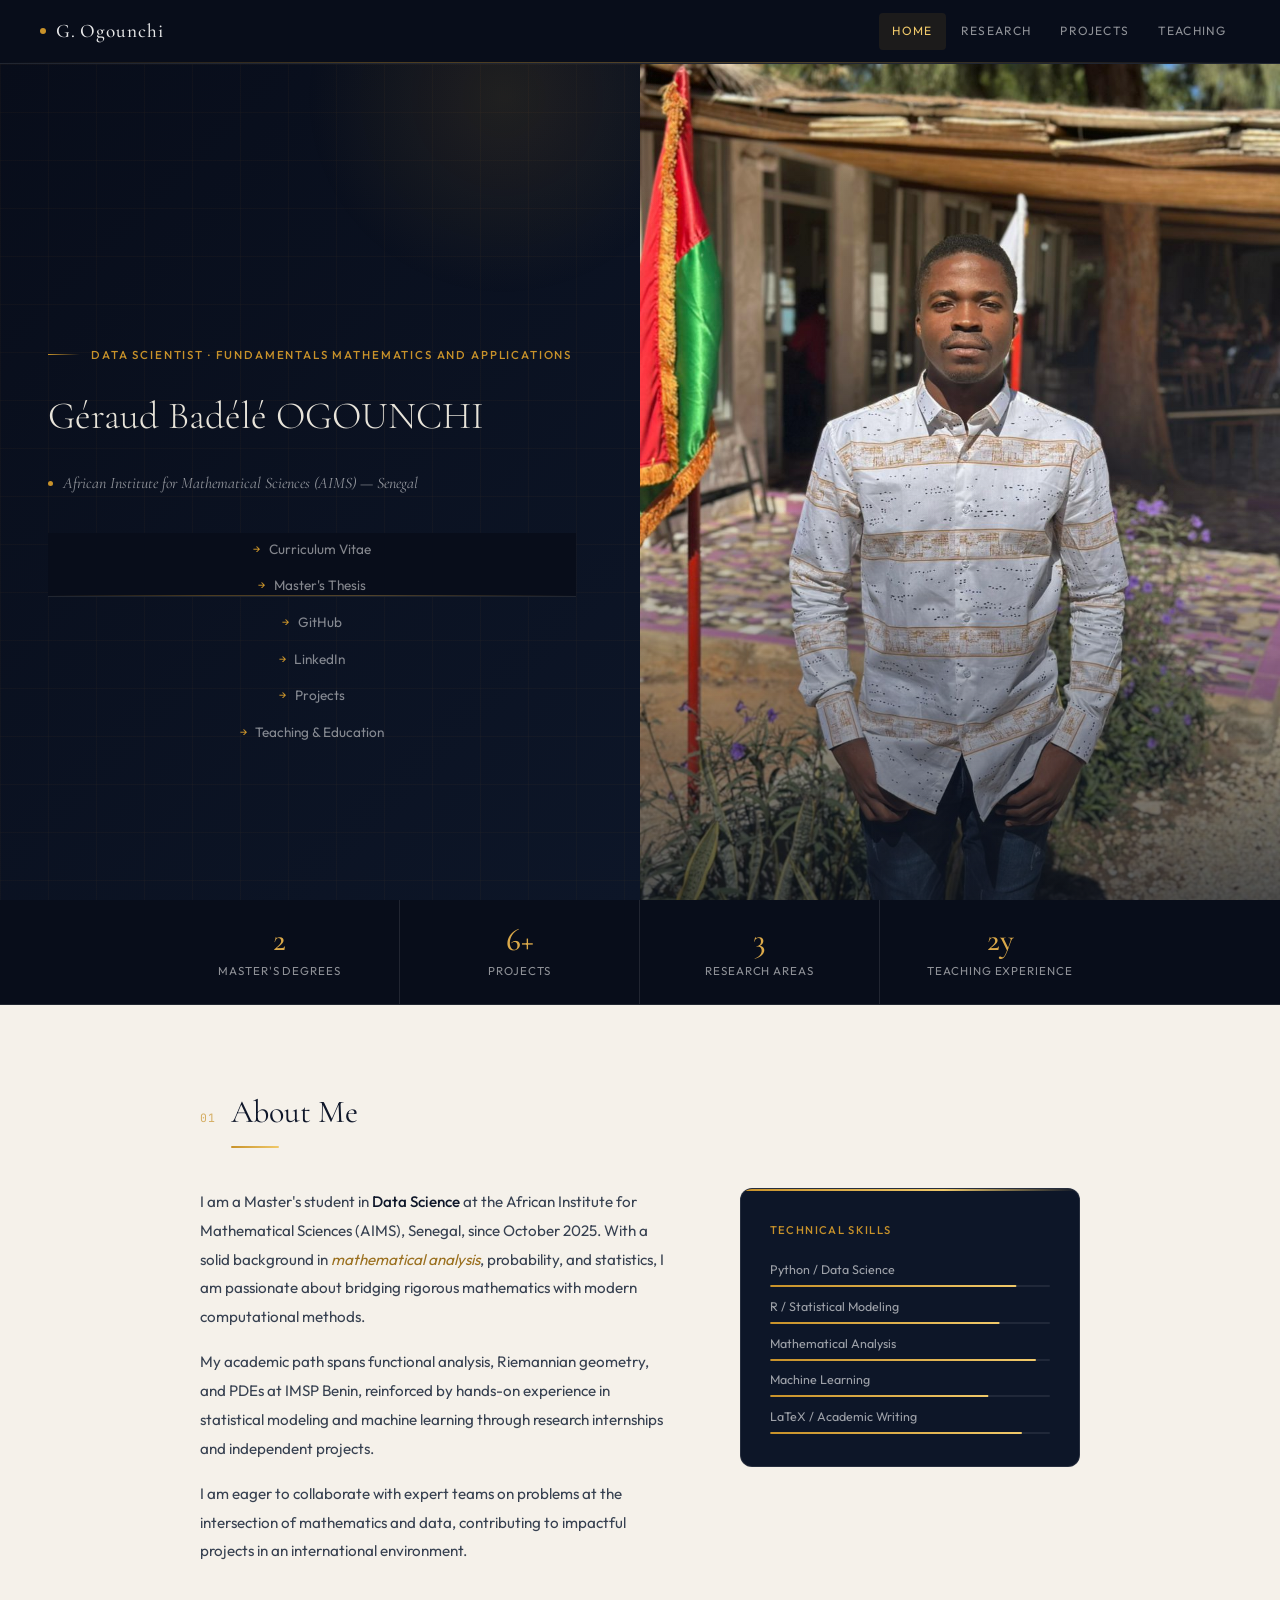
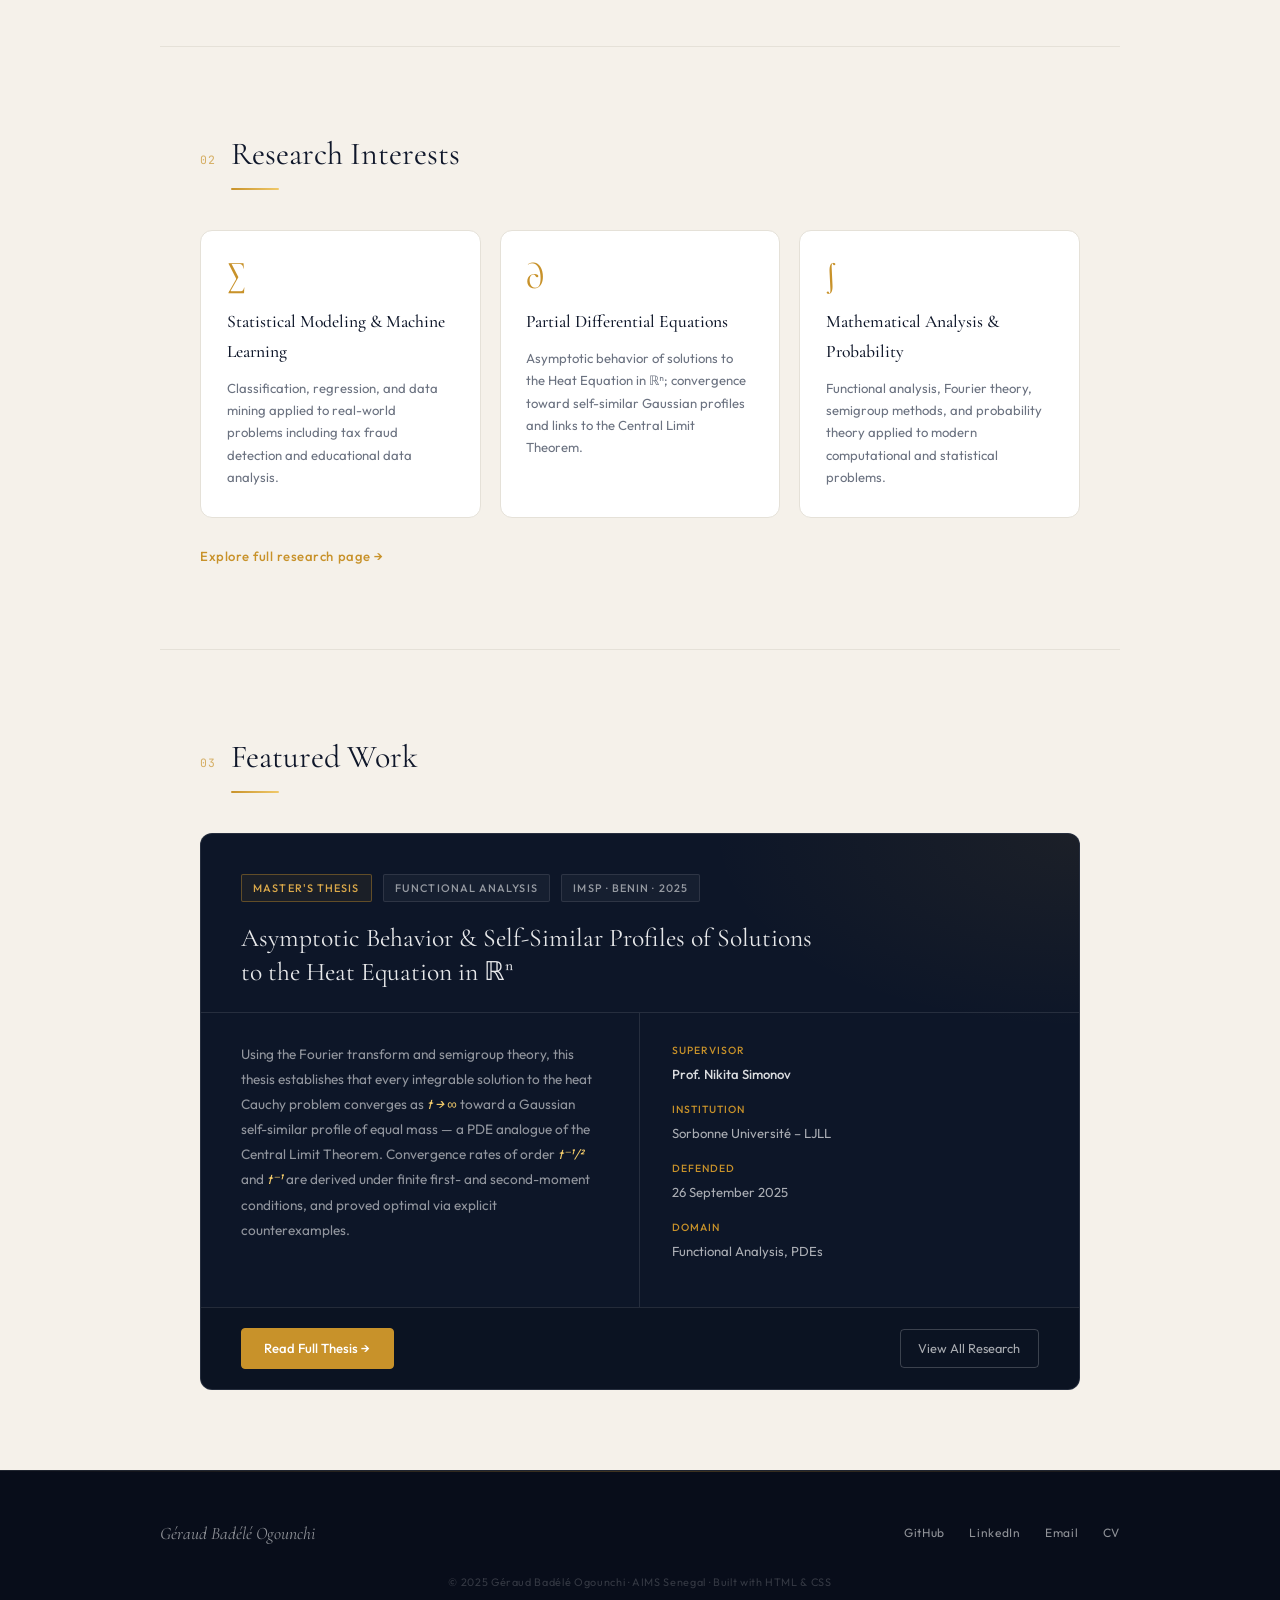
<file: index.html>
<!DOCTYPE html>
<html lang="en">
<head>
<meta charset="UTF-8"/>
<meta name="viewport" content="width=device-width, initial-scale=1.0"/>
<title>Géraud Badélé Ogounchi — Home</title>
<link href="https://fonts.googleapis.com/css2?family=Cormorant+Garamond:ital,wght@0,300;0,400;0,500;0,600;1,300;1,400;1,500&family=Outfit:wght@300;400;500;600&family=JetBrains+Mono:wght@400;500&display=swap" rel="stylesheet"/>
<link rel="stylesheet" href="styles.css"/>
</head>
<body>

<nav>
  <a class="nav-brand" href="index.html">
    <span class="nav-brand-dot"></span>G. Ogounchi
  </a>
  <div class="nav-links">
    <a href="index.html" class="active">Home</a>
    <a href="research.html">Research</a>
    <a href="projects.html">Projects</a>
    <a href="teaching.html">Teaching</a>
  </div>
</nav>

<!-- ─── HERO ─── -->
<section class="home-hero">
  <!-- Left: Text -->
  <div class="home-hero-left">
    <div class="hero-eyebrow">
      <span class="hero-eyebrow-line"></span>
      Data Scientist · Fundamentals Mathematics and Applications
    </div>

    <h1>Géraud Badélé OGOUNCHI</h1>
    

    <p class="hero-institution">
      <span class="hero-institution-dot"></span>
      African Institute for Mathematical Sciences (AIMS) — Senegal
    </p>

    <nav class="hero-links" aria-label="Quick links">
      <a href="CV_Geraud.pdf" target="_blank"><span class="arr">→</span> Curriculum Vitae</a>
      <a href="Master_Thesis_Geraud.pdf" target="_blank"><span class="arr">→</span> Master's Thesis</a>
      <a href="https://github.com/Ogoun09gerbad" target="_blank"><span class="arr">→</span> GitHub</a>
      <a href="https://linkedin.com/in/gerogounchi2000" target="_blank"><span class="arr">→</span> LinkedIn</a>
      <a href="projects.html"><span class="arr">→</span> Projects</a>
      <a href="teaching.html"><span class="arr">→</span> Teaching &amp; Education</a>
    </nav>

    
  </div>

  <!-- Right: Photo -->
  <div class="home-hero-right">
    <div class="hero-ring"></div>
    <div class="hero-photo-frame">
      <img src="photo.jpeg" alt="Géraud Badélé Ogounchi"
           onerror="this.style.opacity='0'">
    </div>
  
  </div>

  
</section>

<!-- ─── STATS ─── -->
<div class="stats-bar">
  <div class="stats-bar-inner">
    <div class="stat-item reveal">
      <span class="stat-num">2</span>
      <span class="stat-label">Master's Degrees</span>
    </div>
    <div class="stat-item reveal reveal-d1">
      <span class="stat-num">6+</span>
      <span class="stat-label">Projects</span>
    </div>
    <div class="stat-item reveal reveal-d2">
      <span class="stat-num">3</span>
      <span class="stat-label">Research Areas</span>
    </div>
    <div class="stat-item reveal reveal-d3">
      <span class="stat-num">2y</span>
      <span class="stat-label">Teaching Experience</span>
    </div>
  </div>
</div>

<main>
<!-- ─── ABOUT ─── -->
<div class="section reveal">
  <div class="section-header">
    <span class="section-num">01</span>
    <h2>About Me</h2>
  </div>
  <div class="about-grid">
    <div class="about-text">
      <p>I am a Master's student in <strong>Data Science</strong> at the African Institute for Mathematical Sciences (AIMS), Senegal, since October 2025. With a solid background in <em>mathematical analysis</em>, probability, and statistics, I am passionate about bridging rigorous mathematics with modern computational methods.</p>
      <p>My academic path spans functional analysis, Riemannian geometry, and PDEs at IMSP Benin, reinforced by hands-on experience in statistical modeling and machine learning through research internships and independent projects.</p>
      <p>I am eager to collaborate with expert teams on problems at the intersection of mathematics and data, contributing to impactful projects in an international environment.</p>
    </div>
    <div class="about-callout reveal reveal-d2">
      <div class="about-callout-title">Technical Skills</div>
      <div class="skills-list">
        <div class="skill-item">
          <div class="skill-label"><span>Python / Data Science</span></div>
          <div class="skill-bar-track"><div class="skill-bar-fill" style="--w:.88" data-width=".88"></div></div>
        </div>
        <div class="skill-item">
          <div class="skill-label"><span>R / Statistical Modeling</span></div>
          <div class="skill-bar-track"><div class="skill-bar-fill" data-width=".82"></div></div>
        </div>
        <div class="skill-item">
          <div class="skill-label"><span>Mathematical Analysis</span></div>
          <div class="skill-bar-track"><div class="skill-bar-fill" data-width=".95"></div></div>
        </div>
        <div class="skill-item">
          <div class="skill-label"><span>Machine Learning</span></div>
          <div class="skill-bar-track"><div class="skill-bar-fill" data-width=".78"></div></div>
        </div>
        <div class="skill-item">
          <div class="skill-label"><span>LaTeX / Academic Writing</span></div>
          <div class="skill-bar-track"><div class="skill-bar-fill" data-width=".90"></div></div>
        </div>
      </div>
    </div>
  </div>
</div>

<hr class="divider"/>

<!-- ─── RESEARCH ─── -->
<div class="section reveal">
  <div class="section-header">
    <span class="section-num">02</span>
    <h2>Research Interests</h2>
  </div>
  <div class="interests-grid">
    <div class="interest-card reveal reveal-d1">
      <span class="interest-icon">∑</span>
      <h3>Statistical Modeling &amp; Machine Learning</h3>
      <p>Classification, regression, and data mining applied to real-world problems including tax fraud detection and educational data analysis.</p>
    </div>
    <div class="interest-card reveal reveal-d2">
      <span class="interest-icon">∂</span>
      <h3>Partial Differential Equations</h3>
      <p>Asymptotic behavior of solutions to the Heat Equation in ℝⁿ; convergence toward self-similar Gaussian profiles and links to the Central Limit Theorem.</p>
    </div>
    <div class="interest-card reveal reveal-d3">
      <span class="interest-icon">∫</span>
      <h3>Mathematical Analysis &amp; Probability</h3>
      <p>Functional analysis, Fourier theory, semigroup methods, and probability theory applied to modern computational and statistical problems.</p>
    </div>
  </div>
  <div style="margin-top:1.5rem;">
    <a class="cta-link" href="research.html">Explore full research page →</a>
  </div>
</div>

<hr class="divider"/>

<!-- ─── THESIS ─── -->
<div class="section reveal">
  <div class="section-header">
    <span class="section-num">03</span>
    <h2>Featured Work</h2>
  </div>
  <div class="thesis-hero-card">
    <div class="thesis-hero-top">
      <div class="thesis-tag-row">
        <span class="tag tag-gold">Master's Thesis</span>
        <span class="tag tag-slate">Functional Analysis</span>
        <span class="tag tag-slate">IMSP · Benin · 2025</span>
      </div>
      <h3 class="thesis-hero-title">Asymptotic Behavior &amp; Self-Similar Profiles of Solutions<br>to the Heat Equation in ℝⁿ</h3>
    </div>
    <div class="thesis-hero-body">
      <div class="thesis-abstract">
        <p>Using the Fourier transform and semigroup theory, this thesis establishes that every integrable solution to the heat Cauchy problem converges as <em>t → ∞</em> toward a Gaussian self-similar profile of equal mass — a PDE analogue of the Central Limit Theorem. Convergence rates of order <em>t⁻¹/²</em> and <em>t⁻¹</em> are derived under finite first- and second-moment conditions, and proved optimal via explicit counterexamples.</p>
      </div>
      <div class="thesis-meta-panel">
        <div class="thesis-meta-row">
          <div class="thesis-meta-key">Supervisor</div>
          <div class="thesis-meta-val"><strong>Prof. Nikita Simonov</strong></div>
        </div>
        <div class="thesis-meta-row">
          <div class="thesis-meta-key">Institution</div>
          <div class="thesis-meta-val">Sorbonne Université – LJLL</div>
        </div>
        <div class="thesis-meta-row">
          <div class="thesis-meta-key">Defended</div>
          <div class="thesis-meta-val">26 September 2025</div>
        </div>
        <div class="thesis-meta-row">
          <div class="thesis-meta-key">Domain</div>
          <div class="thesis-meta-val">Functional Analysis, PDEs</div>
        </div>
      </div>
    </div>
    <div class="thesis-footer">
      <a class="btn-gold" href="Master_Thesis_Geraud.pdf" target="_blank">Read Full Thesis →</a>
      <a class="btn-outline-inv" href="research.html">View All Research</a>
    </div>
  </div>
</div>

</main>

<footer>
  <div class="footer-inner">
    <span class="footer-name">Géraud Badélé Ogounchi</span>
    <div class="footer-links">
      <a href="https://github.com/Ogoom09gerbad" target="_blank">GitHub</a>
      <a href="https://linkedin.com/in/gerogounchi2000" target="_blank">LinkedIn</a>
      <a href="mailto:ogounchi.g.badele@aims-senegal.org">Email</a>
      <a href="CV_Geraud.pdf" target="_blank">CV</a>
    </div>
  </div>
  <p class="footer-copy">© 2025 Géraud Badélé Ogounchi · AIMS Senegal · Built with HTML &amp; CSS</p>
</footer>

<script>
// Scroll reveal
const observer = new IntersectionObserver((entries) => {
  entries.forEach(e => {
    if (e.isIntersecting) {
      e.target.classList.add('visible');
      // Animate skill bars when callout enters view
      e.target.querySelectorAll('.skill-bar-fill').forEach(bar => {
        const w = bar.dataset.width;
        bar.style.transform = `scaleX(${w})`;
        bar.classList.add('animated');
      });
    }
  });
}, { threshold: 0.12 });

document.querySelectorAll('.reveal').forEach(el => observer.observe(el));

// Skill bars in callout
document.querySelectorAll('.about-callout').forEach(el => {
  const io = new IntersectionObserver(entries => {
    entries.forEach(e => {
      if (e.isIntersecting) {
        e.target.querySelectorAll('.skill-bar-fill').forEach(bar => {
          bar.style.transform = `scaleX(${bar.dataset.width})`;
        });
      }
    });
  }, { threshold: 0.3 });
  io.observe(el);
});
</script>
</body>
</html>
</file>
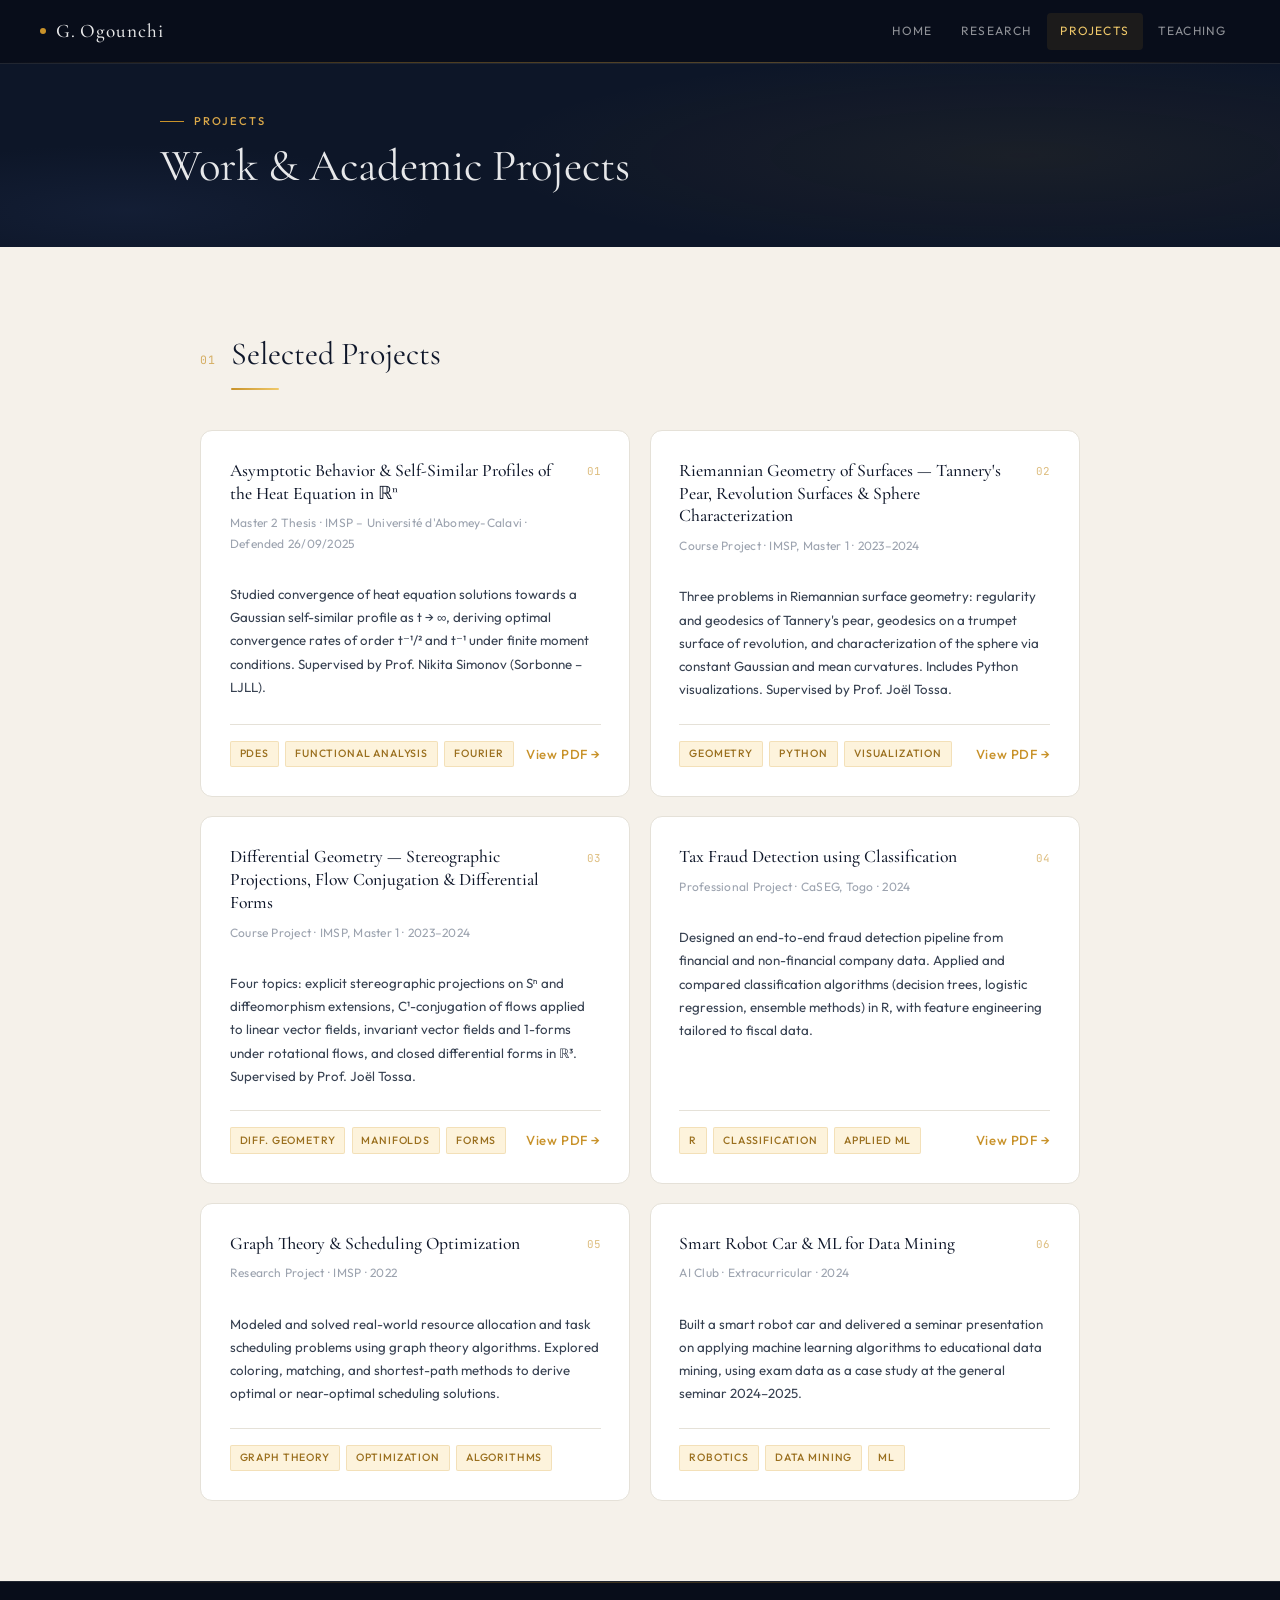
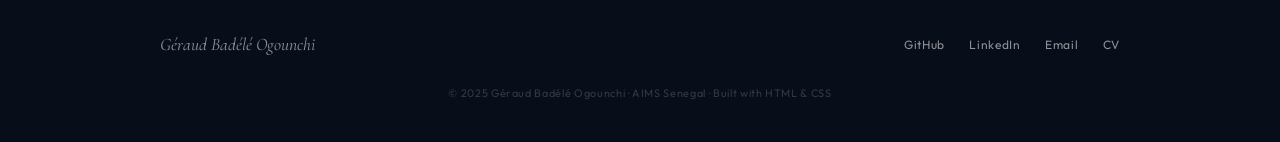
<file: projects.html>
<!DOCTYPE html>
<html lang="en">
<head>
<meta charset="UTF-8"/>
<meta name="viewport" content="width=device-width, initial-scale=1.0"/>
<title>Géraud Badélé Ogounchi — Projects</title>
<link href="https://fonts.googleapis.com/css2?family=Cormorant+Garamond:ital,wght@0,300;0,400;0,500;0,600;1,300;1,400;1,500&family=Outfit:wght@300;400;500;600&family=JetBrains+Mono:wght@400;500&display=swap" rel="stylesheet"/>
<link rel="stylesheet" href="styles.css"/>
</head>
<body>

<nav>
  <a class="nav-brand" href="index.html">
    <span class="nav-brand-dot"></span>G. Ogounchi
  </a>
  <div class="nav-links">
    <a href="index.html">Home</a>
    <a href="research.html">Research</a>
    <a href="projects.html" class="active">Projects</a>
    <a href="teaching.html">Teaching</a>
  </div>
</nav>

<div class="page-hero">
  <div class="page-hero-inner">
    <div class="page-hero-label">Projects</div>
    <h1>Work &amp; Academic Projects</h1>
  </div>
</div>

<main>
<div class="section">
  <div class="section-header reveal">
    <span class="section-num">01</span>
    <h2>Selected Projects</h2>
  </div>

  <div class="projects-grid">

    <div class="project-card reveal reveal-d1">
      <div class="project-card-header">
        <div>
          <div class="project-title">Asymptotic Behavior &amp; Self-Similar Profiles of the Heat Equation in ℝⁿ</div>
          <div class="project-meta">Master 2 Thesis · IMSP – Université d'Abomey-Calavi · Defended 26/09/2025</div>
        </div>
        <span class="project-num">01</span>
      </div>
      <p class="project-desc">Studied convergence of heat equation solutions towards a Gaussian self-similar profile as t → ∞, deriving optimal convergence rates of order t⁻¹/² and t⁻¹ under finite moment conditions. Supervised by Prof. Nikita Simonov (Sorbonne – LJLL).</p>
      <div class="project-footer">
        <div class="project-tags">
          <span class="proj-tag">PDEs</span>
          <span class="proj-tag">Functional Analysis</span>
          <span class="proj-tag">Fourier</span>
        </div>
        <a class="cta-link" href="Master_Thesis_Geraud.pdf" target="_blank">View PDF →</a>
      </div>
    </div>

    <div class="project-card reveal reveal-d2">
      <div class="project-card-header">
        <div>
          <div class="project-title">Riemannian Geometry of Surfaces — Tannery's Pear, Revolution Surfaces &amp; Sphere Characterization</div>
          <div class="project-meta">Course Project · IMSP, Master 1 · 2023–2024</div>
        </div>
        <span class="project-num">02</span>
      </div>
      <p class="project-desc">Three problems in Riemannian surface geometry: regularity and geodesics of Tannery's pear, geodesics on a trumpet surface of revolution, and characterization of the sphere via constant Gaussian and mean curvatures. Includes Python visualizations. Supervised by Prof. Joël Tossa.</p>
      <div class="project-footer">
        <div class="project-tags">
          <span class="proj-tag">Geometry</span>
          <span class="proj-tag">Python</span>
          <span class="proj-tag">Visualization</span>
        </div>
        <a class="cta-link" href="Projet_Geometrie.pdf" target="_blank">View PDF →</a>
      </div>
    </div>

    <div class="project-card reveal reveal-d1">
      <div class="project-card-header">
        <div>
          <div class="project-title">Differential Geometry — Stereographic Projections, Flow Conjugation &amp; Differential Forms</div>
          <div class="project-meta">Course Project · IMSP, Master 1 · 2023–2024</div>
        </div>
        <span class="project-num">03</span>
      </div>
      <p class="project-desc">Four topics: explicit stereographic projections on Sⁿ and diffeomorphism extensions, C¹-conjugation of flows applied to linear vector fields, invariant vector fields and 1-forms under rotational flows, and closed differential forms in ℝ³. Supervised by Prof. Joël Tossa.</p>
      <div class="project-footer">
        <div class="project-tags">
          <span class="proj-tag">Diff. Geometry</span>
          <span class="proj-tag">Manifolds</span>
          <span class="proj-tag">Forms</span>
        </div>
        <a class="cta-link" href="Projet_Geometrie_final.pdf" target="_blank">View PDF →</a>
      </div>
    </div>

    <div class="project-card reveal reveal-d2">
      <div class="project-card-header">
        <div>
          <div class="project-title">Tax Fraud Detection using Classification</div>
          <div class="project-meta">Professional Project · CaSEG, Togo · 2024</div>
        </div>
        <span class="project-num">04</span>
      </div>
      <p class="project-desc">Designed an end-to-end fraud detection pipeline from financial and non-financial company data. Applied and compared classification algorithms (decision trees, logistic regression, ensemble methods) in R, with feature engineering tailored to fiscal data.</p>
      <div class="project-footer">
        <div class="project-tags">
          <span class="proj-tag">R</span>
          <span class="proj-tag">Classification</span>
          <span class="proj-tag">Applied ML</span>
        </div>
        <a class="cta-link" href="Projet_CaSEG.pdf" target="_blank">View PDF →</a>
      </div>
    </div>

    <div class="project-card reveal reveal-d1">
      <div class="project-card-header">
        <div>
          <div class="project-title">Graph Theory &amp; Scheduling Optimization</div>
          <div class="project-meta">Research Project · IMSP · 2022</div>
        </div>
        <span class="project-num">05</span>
      </div>
      <p class="project-desc">Modeled and solved real-world resource allocation and task scheduling problems using graph theory algorithms. Explored coloring, matching, and shortest-path methods to derive optimal or near-optimal scheduling solutions.</p>
      <div class="project-footer">
        <div class="project-tags">
          <span class="proj-tag">Graph Theory</span>
          <span class="proj-tag">Optimization</span>
          <span class="proj-tag">Algorithms</span>
        </div>
      </div>
    </div>

    <div class="project-card reveal reveal-d2">
      <div class="project-card-header">
        <div>
          <div class="project-title">Smart Robot Car &amp; ML for Data Mining</div>
          <div class="project-meta">AI Club · Extracurricular · 2024</div>
        </div>
        <span class="project-num">06</span>
      </div>
      <p class="project-desc">Built a smart robot car and delivered a seminar presentation on applying machine learning algorithms to educational data mining, using exam data as a case study at the general seminar 2024–2025.</p>
      <div class="project-footer">
        <div class="project-tags">
          <span class="proj-tag">Robotics</span>
          <span class="proj-tag">Data Mining</span>
          <span class="proj-tag">ML</span>
        </div>
      </div>
    </div>

  </div>
</div>
</main>

<footer>
  <div class="footer-inner">
    <span class="footer-name">Géraud Badélé Ogounchi</span>
    <div class="footer-links">
      <a href="https://github.com/Ogoom09gerbad" target="_blank">GitHub</a>
      <a href="https://linkedin.com/in/gerogounchi2000" target="_blank">LinkedIn</a>
      <a href="mailto:ogounchi.g.badele@aims-senegal.org">Email</a>
      <a href="CV_Geraud.pdf" target="_blank">CV</a>
    </div>
  </div>
  <p class="footer-copy">© 2025 Géraud Badélé Ogounchi · AIMS Senegal · Built with HTML &amp; CSS</p>
</footer>

<script>
const observer = new IntersectionObserver(e => e.forEach(x => x.isIntersecting && x.target.classList.add('visible')), { threshold: 0.12 });
document.querySelectorAll('.reveal').forEach(el => observer.observe(el));
</script>
</body>
</html>
</file>
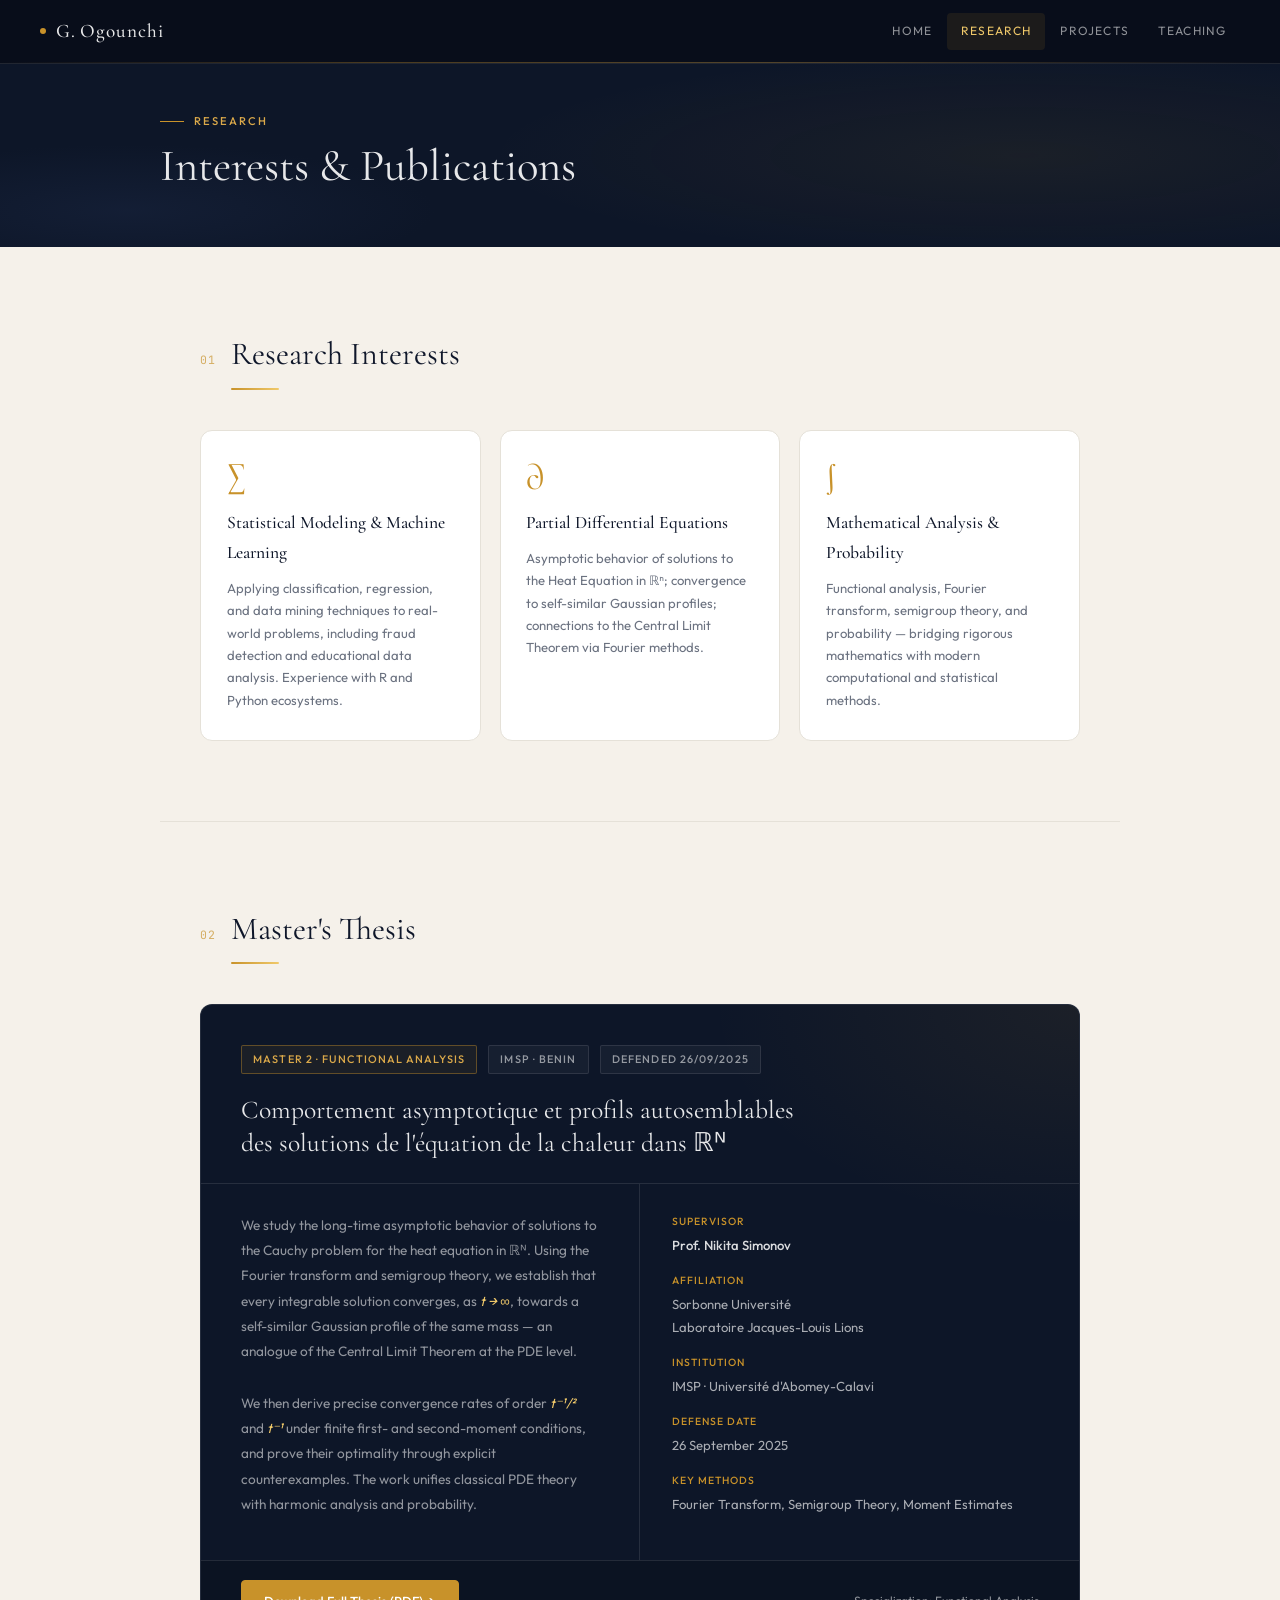
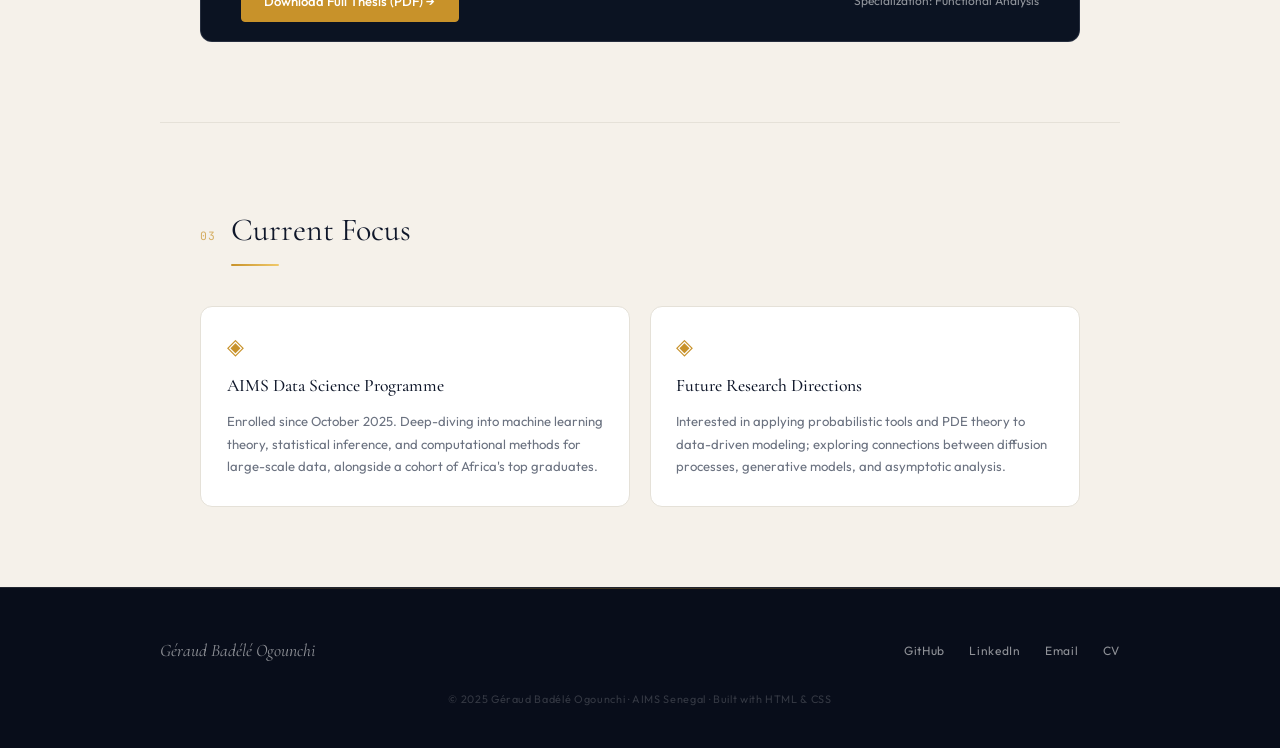
<file: research.html>
<!DOCTYPE html>
<html lang="en">
<head>
<meta charset="UTF-8"/>
<meta name="viewport" content="width=device-width, initial-scale=1.0"/>
<title>Géraud Badélé Ogounchi — Research</title>
<link href="https://fonts.googleapis.com/css2?family=Cormorant+Garamond:ital,wght@0,300;0,400;0,500;0,600;1,300;1,400;1,500&family=Outfit:wght@300;400;500;600&family=JetBrains+Mono:wght@400;500&display=swap" rel="stylesheet"/>
<link rel="stylesheet" href="styles.css"/>
</head>
<body>

<nav>
  <a class="nav-brand" href="index.html">
    <span class="nav-brand-dot"></span>G. Ogounchi
  </a>
  <div class="nav-links">
    <a href="index.html">Home</a>
    <a href="research.html" class="active">Research</a>
    <a href="projects.html">Projects</a>
    <a href="teaching.html">Teaching</a>
  </div>
</nav>

<div class="page-hero">
  <div class="page-hero-inner">
    <div class="page-hero-label">Research</div>
    <h1>Interests &amp; Publications</h1>
  </div>
</div>

<main>

<!-- ─── INTERESTS ─── -->
<div class="section reveal">
  <div class="section-header">
    <span class="section-num">01</span>
    <h2>Research Interests</h2>
  </div>
  <div class="interests-grid">
    <div class="interest-card reveal reveal-d1">
      <span class="interest-icon">∑</span>
      <h3>Statistical Modeling &amp; Machine Learning</h3>
      <p>Applying classification, regression, and data mining techniques to real-world problems, including fraud detection and educational data analysis. Experience with R and Python ecosystems.</p>
    </div>
    <div class="interest-card reveal reveal-d2">
      <span class="interest-icon">∂</span>
      <h3>Partial Differential Equations</h3>
      <p>Asymptotic behavior of solutions to the Heat Equation in ℝⁿ; convergence to self-similar Gaussian profiles; connections to the Central Limit Theorem via Fourier methods.</p>
    </div>
    <div class="interest-card reveal reveal-d3">
      <span class="interest-icon">∫</span>
      <h3>Mathematical Analysis &amp; Probability</h3>
      <p>Functional analysis, Fourier transform, semigroup theory, and probability — bridging rigorous mathematics with modern computational and statistical methods.</p>
    </div>
  </div>
</div>

<hr class="divider"/>

<!-- ─── THESIS ─── -->
<div class="section reveal">
  <div class="section-header">
    <span class="section-num">02</span>
    <h2>Master's Thesis</h2>
  </div>

  <div class="thesis-hero-card">
    <div class="thesis-hero-top">
      <div class="thesis-tag-row">
        <span class="tag tag-gold">Master 2 · Functional Analysis</span>
        <span class="tag tag-slate">IMSP · Benin</span>
        <span class="tag tag-slate">Defended 26/09/2025</span>
      </div>
      <h3 class="thesis-hero-title">
        Comportement asymptotique et profils autosemblables<br>des solutions de l'équation de la chaleur dans ℝᴺ
      </h3>
    </div>
    <div class="thesis-hero-body">
      <div class="thesis-abstract">
        <p>We study the long-time asymptotic behavior of solutions to the Cauchy problem for the heat equation in ℝᴺ. Using the Fourier transform and semigroup theory, we establish that every integrable solution converges, as <em>t → ∞</em>, towards a self-similar Gaussian profile of the same mass — an analogue of the Central Limit Theorem at the PDE level.</p>
        <br>
        <p>We then derive precise convergence rates of order <em>t⁻¹/²</em> and <em>t⁻¹</em> under finite first- and second-moment conditions, and prove their optimality through explicit counterexamples. The work unifies classical PDE theory with harmonic analysis and probability.</p>
      </div>
      <div class="thesis-meta-panel">
        <div class="thesis-meta-row">
          <div class="thesis-meta-key">Supervisor</div>
          <div class="thesis-meta-val"><strong>Prof. Nikita Simonov</strong></div>
        </div>
        <div class="thesis-meta-row">
          <div class="thesis-meta-key">Affiliation</div>
          <div class="thesis-meta-val">Sorbonne Université<br>Laboratoire Jacques-Louis Lions</div>
        </div>
        <div class="thesis-meta-row">
          <div class="thesis-meta-key">Institution</div>
          <div class="thesis-meta-val">IMSP · Université d'Abomey-Calavi</div>
        </div>
        <div class="thesis-meta-row">
          <div class="thesis-meta-key">Defense Date</div>
          <div class="thesis-meta-val">26 September 2025</div>
        </div>
        <div class="thesis-meta-row">
          <div class="thesis-meta-key">Key Methods</div>
          <div class="thesis-meta-val">Fourier Transform, Semigroup Theory, Moment Estimates</div>
        </div>
      </div>
    </div>
    <div class="thesis-footer">
      <a class="btn-gold" href="Master_Thesis_Geraud.pdf" target="_blank">Download Full Thesis (PDF) →</a>
      <span style="font-size:.75rem;color:var(--t-inv-mid);">Specialization: Functional Analysis</span>
    </div>
  </div>
</div>

<hr class="divider"/>

<!-- ─── ONGOING ─── -->
<div class="section reveal">
  <div class="section-header">
    <span class="section-num">03</span>
    <h2>Current Focus</h2>
  </div>
  <div class="interests-grid" style="grid-template-columns:repeat(2,1fr);">
    <div class="interest-card reveal reveal-d1">
      <span class="interest-icon" style="font-size:1.4rem;">◈</span>
      <h3>AIMS Data Science Programme</h3>
      <p>Enrolled since October 2025. Deep-diving into machine learning theory, statistical inference, and computational methods for large-scale data, alongside a cohort of Africa's top graduates.</p>
    </div>
    <div class="interest-card reveal reveal-d2">
      <span class="interest-icon" style="font-size:1.4rem;">◈</span>
      <h3>Future Research Directions</h3>
      <p>Interested in applying probabilistic tools and PDE theory to data-driven modeling; exploring connections between diffusion processes, generative models, and asymptotic analysis.</p>
    </div>
  </div>
</div>

</main>

<footer>
  <div class="footer-inner">
    <span class="footer-name">Géraud Badélé Ogounchi</span>
    <div class="footer-links">
      <a href="https://github.com/Ogoom09gerbad" target="_blank">GitHub</a>
      <a href="https://linkedin.com/in/gerogounchi2000" target="_blank">LinkedIn</a>
      <a href="mailto:ogounchi.g.badele@aims-senegal.org">Email</a>
      <a href="CV_Geraud.pdf" target="_blank">CV</a>
    </div>
  </div>
  <p class="footer-copy">© 2025 Géraud Badélé Ogounchi · AIMS Senegal · Built with HTML &amp; CSS</p>
</footer>

<script>
const observer = new IntersectionObserver(e => e.forEach(x => x.isIntersecting && x.target.classList.add('visible')), { threshold: 0.12 });
document.querySelectorAll('.reveal').forEach(el => observer.observe(el));
</script>
</body>
</html>
</file>
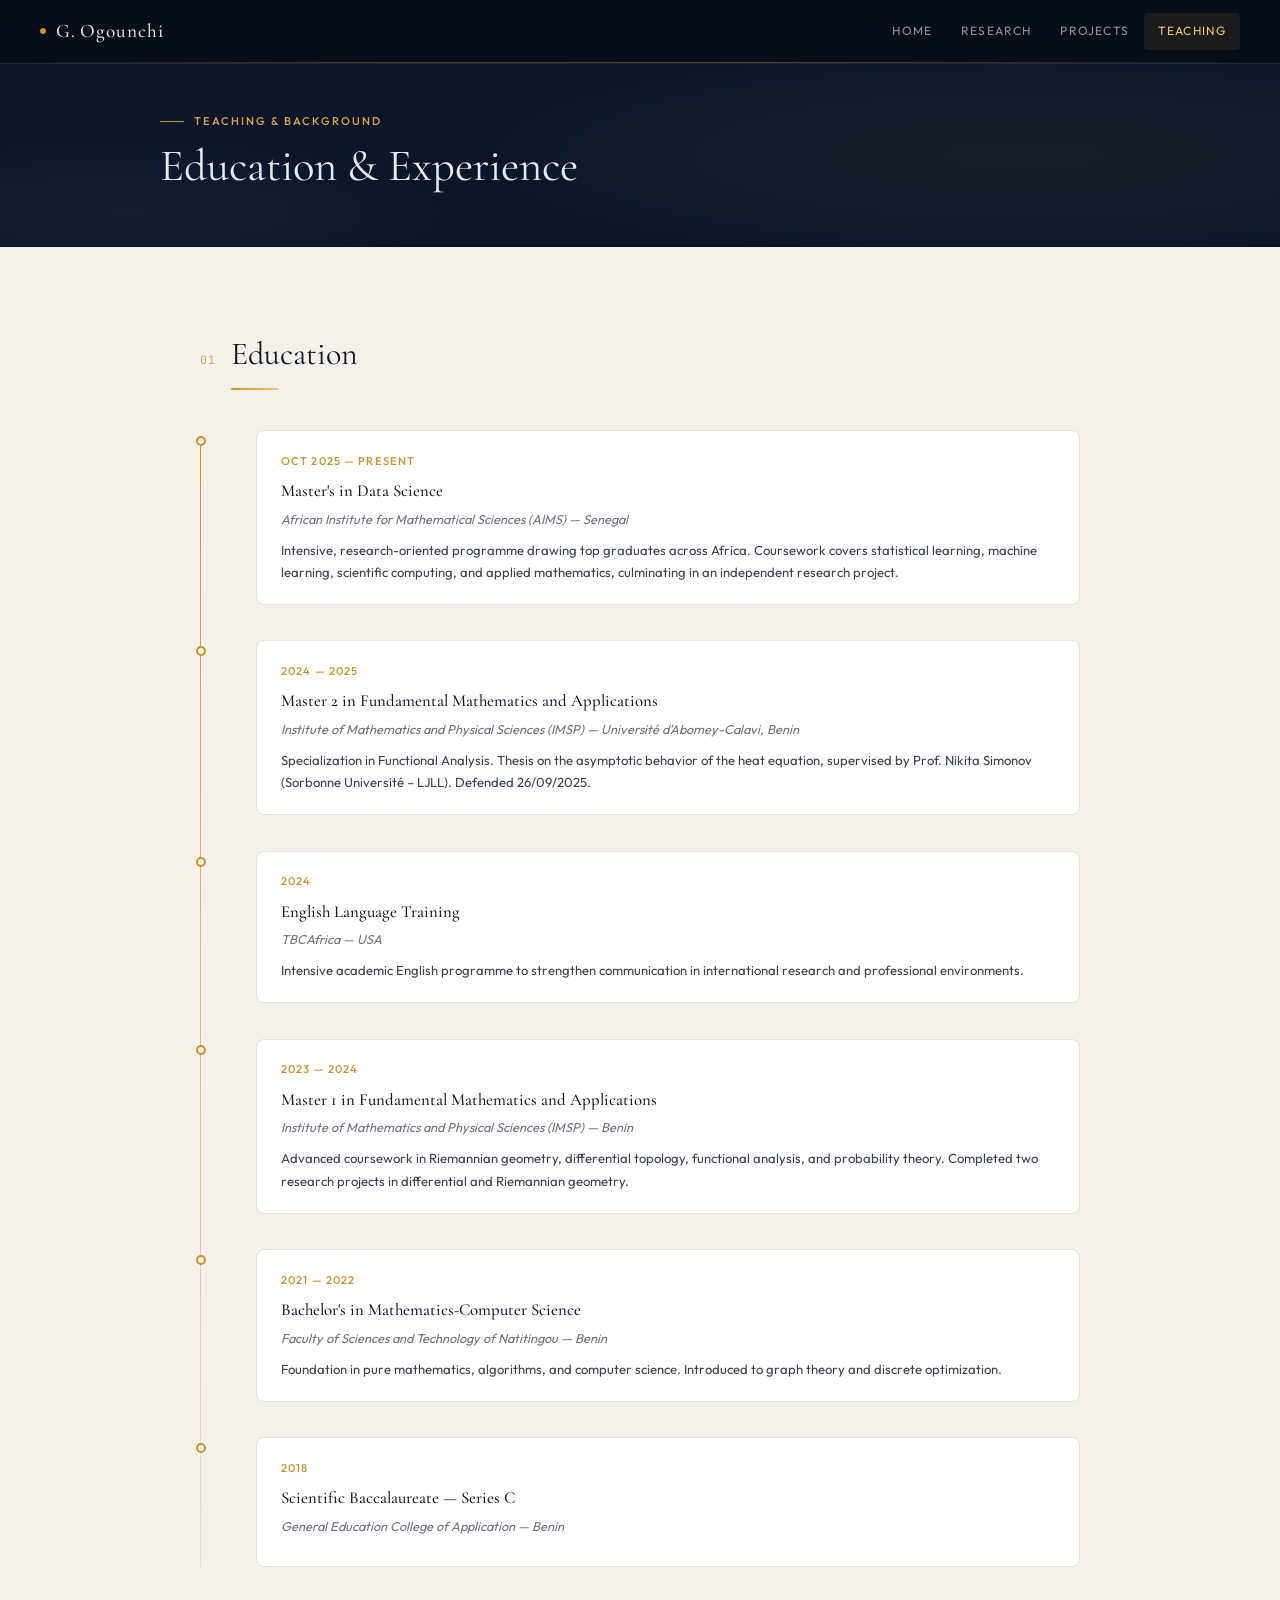
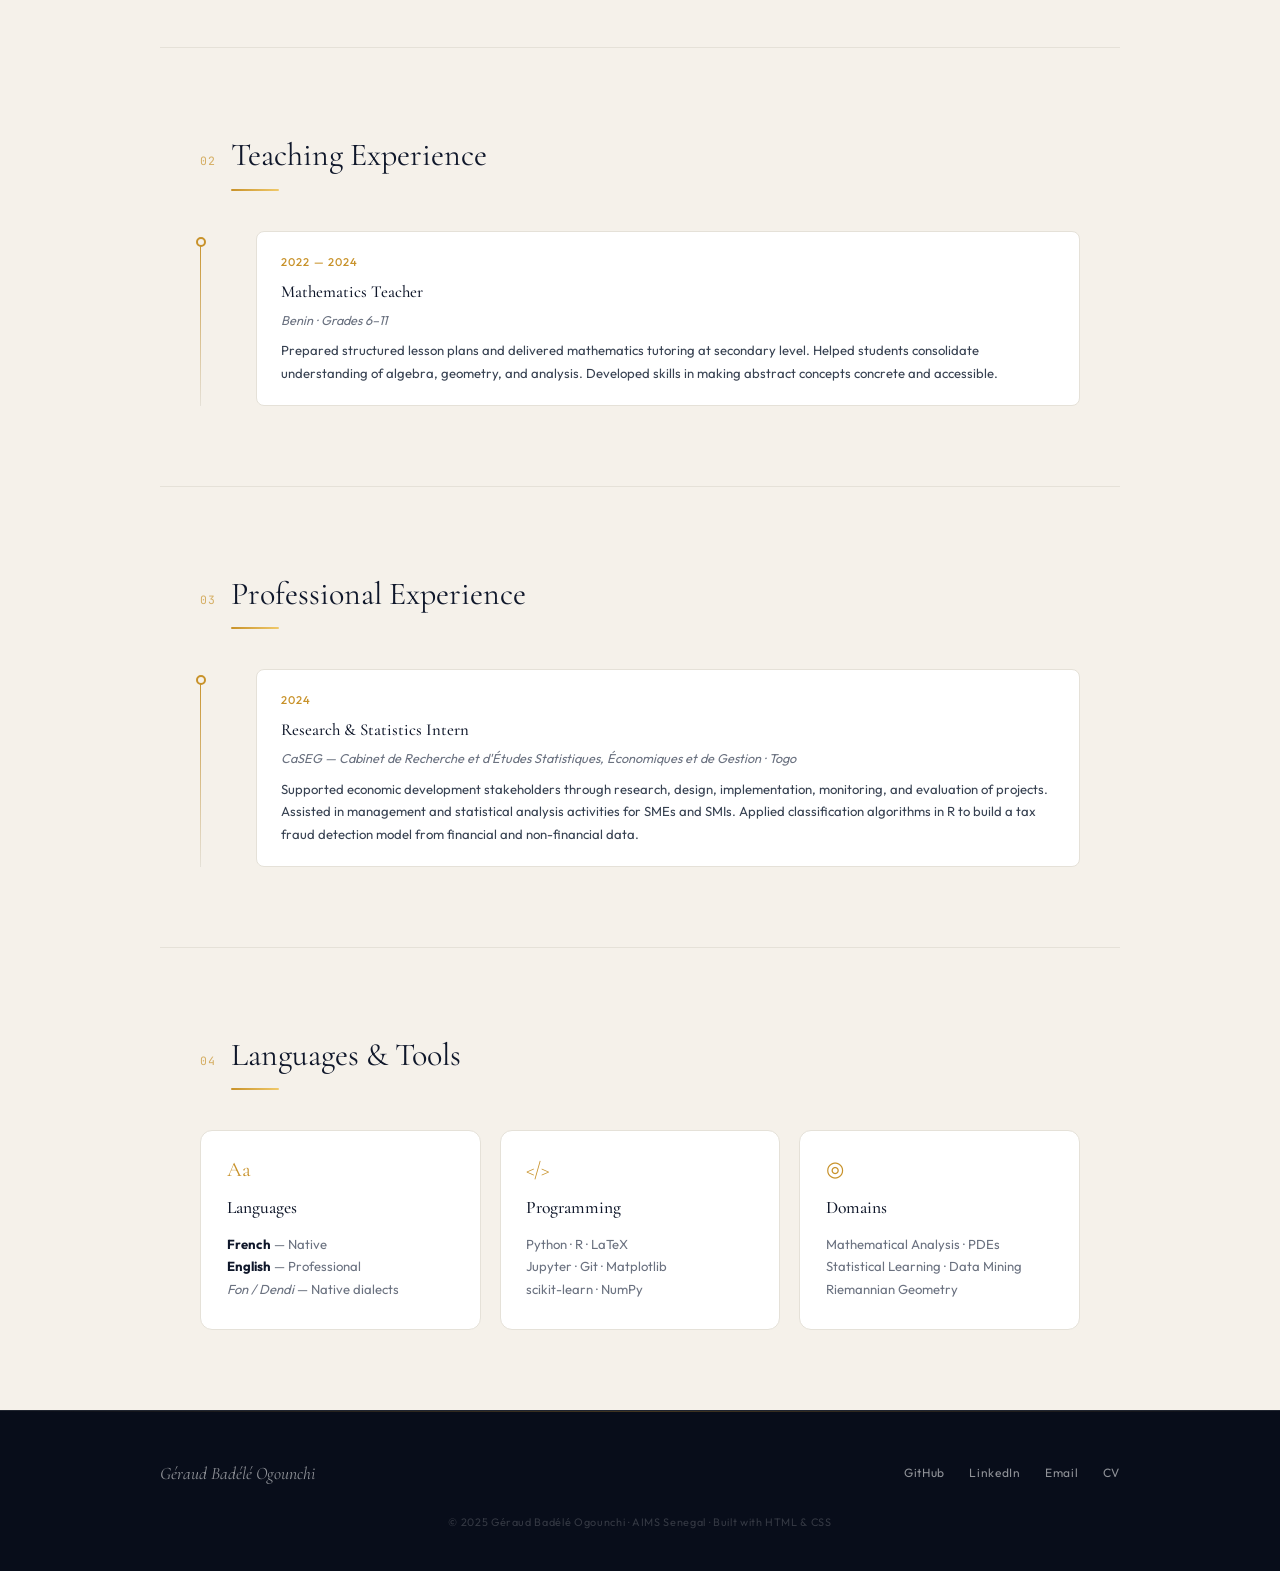
<file: teaching.html>
<!DOCTYPE html>
<html lang="en">
<head>
<meta charset="UTF-8"/>
<meta name="viewport" content="width=device-width, initial-scale=1.0"/>
<title>Géraud Badélé Ogounchi — Teaching</title>
<link href="https://fonts.googleapis.com/css2?family=Cormorant+Garamond:ital,wght@0,300;0,400;0,500;0,600;1,300;1,400;1,500&family=Outfit:wght@300;400;500;600&family=JetBrains+Mono:wght@400;500&display=swap" rel="stylesheet"/>
<link rel="stylesheet" href="styles.css"/>
</head>
<body>

<nav>
  <a class="nav-brand" href="index.html">
    <span class="nav-brand-dot"></span>G. Ogounchi
  </a>
  <div class="nav-links">
    <a href="index.html">Home</a>
    <a href="research.html">Research</a>
    <a href="projects.html">Projects</a>
    <a href="teaching.html" class="active">Teaching</a>
  </div>
</nav>

<div class="page-hero">
  <div class="page-hero-inner">
    <div class="page-hero-label">Teaching &amp; Background</div>
    <h1>Education &amp; Experience</h1>
  </div>
</div>

<main>

<!-- ─── EDUCATION ─── -->
<div class="section">
  <div class="section-header reveal">
    <span class="section-num">01</span>
    <h2>Education</h2>
  </div>

  <div class="timeline">

    <div class="timeline-item reveal">
      <div class="timeline-dot"></div>
      <div class="timeline-card">
        <div class="timeline-date">Oct 2025 — Present</div>
        <div class="timeline-title">Master's in Data Science</div>
        <div class="timeline-inst">African Institute for Mathematical Sciences (AIMS) — Senegal</div>
        <div class="timeline-body">Intensive, research-oriented programme drawing top graduates across Africa. Coursework covers statistical learning, machine learning, scientific computing, and applied mathematics, culminating in an independent research project.</div>
      </div>
    </div>

    <div class="timeline-item reveal reveal-d1">
      <div class="timeline-dot"></div>
      <div class="timeline-card">
        <div class="timeline-date">2024 — 2025</div>
        <div class="timeline-title">Master 2 in Fundamental Mathematics and Applications</div>
        <div class="timeline-inst">Institute of Mathematics and Physical Sciences (IMSP) — Université d'Abomey-Calavi, Benin</div>
        <div class="timeline-body">Specialization in Functional Analysis. Thesis on the asymptotic behavior of the heat equation, supervised by Prof. Nikita Simonov (Sorbonne Université – LJLL). Defended 26/09/2025.</div>
      </div>
    </div>

    <div class="timeline-item reveal reveal-d2">
      <div class="timeline-dot"></div>
      <div class="timeline-card">
        <div class="timeline-date">2024</div>
        <div class="timeline-title">English Language Training</div>
        <div class="timeline-inst">TBCAfrica — USA</div>
        <div class="timeline-body">Intensive academic English programme to strengthen communication in international research and professional environments.</div>
      </div>
    </div>

    <div class="timeline-item reveal reveal-d1">
      <div class="timeline-dot"></div>
      <div class="timeline-card">
        <div class="timeline-date">2023 — 2024</div>
        <div class="timeline-title">Master 1 in Fundamental Mathematics and Applications</div>
        <div class="timeline-inst">Institute of Mathematics and Physical Sciences (IMSP) — Benin</div>
        <div class="timeline-body">Advanced coursework in Riemannian geometry, differential topology, functional analysis, and probability theory. Completed two research projects in differential and Riemannian geometry.</div>
      </div>
    </div>

    <div class="timeline-item reveal reveal-d2">
      <div class="timeline-dot"></div>
      <div class="timeline-card">
        <div class="timeline-date">2021 — 2022</div>
        <div class="timeline-title">Bachelor's in Mathematics-Computer Science</div>
        <div class="timeline-inst">Faculty of Sciences and Technology of Natitingou — Benin</div>
        <div class="timeline-body">Foundation in pure mathematics, algorithms, and computer science. Introduced to graph theory and discrete optimization.</div>
      </div>
    </div>

    <div class="timeline-item reveal">
      <div class="timeline-dot"></div>
      <div class="timeline-card">
        <div class="timeline-date">2018</div>
        <div class="timeline-title">Scientific Baccalaureate — Series C</div>
        <div class="timeline-inst">General Education College of Application — Benin</div>
      </div>
    </div>

  </div>
</div>

<hr class="divider"/>

<!-- ─── TEACHING ─── -->
<div class="section">
  <div class="section-header reveal">
    <span class="section-num">02</span>
    <h2>Teaching Experience</h2>
  </div>

  <div class="timeline">
    <div class="timeline-item reveal">
      <div class="timeline-dot"></div>
      <div class="timeline-card">
        <div class="timeline-date">2022 — 2024</div>
        <div class="timeline-title">Mathematics Teacher</div>
        <div class="timeline-inst">Benin · Grades 6–11</div>
        <div class="timeline-body">Prepared structured lesson plans and delivered mathematics tutoring at secondary level. Helped students consolidate understanding of algebra, geometry, and analysis. Developed skills in making abstract concepts concrete and accessible.</div>
      </div>
    </div>
  </div>
</div>

<hr class="divider"/>

<!-- ─── PROFESSIONAL ─── -->
<div class="section">
  <div class="section-header reveal">
    <span class="section-num">03</span>
    <h2>Professional Experience</h2>
  </div>

  <div class="timeline">
    <div class="timeline-item reveal">
      <div class="timeline-dot"></div>
      <div class="timeline-card">
        <div class="timeline-date">2024</div>
        <div class="timeline-title">Research &amp; Statistics Intern</div>
        <div class="timeline-inst">CaSEG — Cabinet de Recherche et d'Études Statistiques, Économiques et de Gestion · Togo</div>
        <div class="timeline-body">
          Supported economic development stakeholders through research, design, implementation, monitoring, and evaluation of projects. Assisted in management and statistical analysis activities for SMEs and SMIs. Applied classification algorithms in R to build a tax fraud detection model from financial and non-financial data.
        </div>
      </div>
    </div>
  </div>
</div>

<hr class="divider"/>

<!-- ─── LANGUAGES ─── -->
<div class="section reveal">
  <div class="section-header">
    <span class="section-num">04</span>
    <h2>Languages &amp; Tools</h2>
  </div>
  <div class="interests-grid" style="grid-template-columns:repeat(3,1fr);">
    <div class="interest-card">
      <span class="interest-icon" style="font-size:1.3rem;">Aa</span>
      <h3>Languages</h3>
      <p><strong style="color:var(--t-primary)">French</strong> — Native<br>
         <strong style="color:var(--t-primary)">English</strong> — Professional<br>
         <em>Fon / Dendi</em> — Native dialects</p>
    </div>
    <div class="interest-card">
      <span class="interest-icon" style="font-size:1.3rem;">&lt;/&gt;</span>
      <h3>Programming</h3>
      <p>Python · R · LaTeX<br>Jupyter · Git · Matplotlib<br>scikit-learn · NumPy</p>
    </div>
    <div class="interest-card">
      <span class="interest-icon" style="font-size:1.3rem;">◎</span>
      <h3>Domains</h3>
      <p>Mathematical Analysis · PDEs<br>Statistical Learning · Data Mining<br>Riemannian Geometry</p>
    </div>
  </div>
</div>

</main>

<footer>
  <div class="footer-inner">
    <span class="footer-name">Géraud Badélé Ogounchi</span>
    <div class="footer-links">
      <a href="https://github.com/Ogoom09gerbad" target="_blank">GitHub</a>
      <a href="https://linkedin.com/in/gerogounchi2000" target="_blank">LinkedIn</a>
      <a href="mailto:ogounchi.g.badele@aims-senegal.org">Email</a>
      <a href="CV_Geraud.pdf" target="_blank">CV</a>
    </div>
  </div>
  <p class="footer-copy">© 2025 Géraud Badélé Ogounchi · AIMS Senegal · Built with HTML &amp; CSS</p>
</footer>

<script>
const observer = new IntersectionObserver(e => e.forEach(x => x.isIntersecting && x.target.classList.add('visible')), { threshold: 0.1 });
document.querySelectorAll('.reveal').forEach(el => observer.observe(el));
</script>
</body>
</html>
</file>
<file: styles.css>
/* ═══════════════════════════════════════════════════
   GÉRAUD BADÉLÉ OGOUNCHI — Portfolio
   Dark-Luxury Academic Design System
   ═══════════════════════════════════════════════════ */

@import url('https://fonts.googleapis.com/css2?family=Cormorant+Garamond:ital,wght@0,300;0,400;0,500;0,600;1,300;1,400;1,500&family=Outfit:wght@300;400;500;600&family=JetBrains+Mono:wght@400;500&display=swap');

/* ── DESIGN TOKENS ─────────────────────────────── */
:root {
  /* Core palette */
  --ink:        #080d1a;
  --navy:       #0d1628;
  --navy-2:     #152038;
  --navy-3:     #1c2d4f;
  --paper:      #f5f1ea;
  --paper-2:    #ede8df;
  --card:       #ffffff;

  /* Gold system */
  --gold-deep:  #9a6f1e;
  --gold:       #c8922a;
  --gold-mid:   #dba94a;
  --gold-light: #f0c96a;
  --gold-pale:  #fdf3dc;

  /* Text */
  --t-primary:  #0f172a;
  --t-mid:      #374151;
  --t-muted:    #6b7280;
  --t-faint:    #9ca3af;
  --t-inv:      rgba(255,255,255,.9);
  --t-inv-mid:  rgba(255,255,255,.55);

  /* Borders */
  --b-light:    #e5e1d8;
  --b-dark:     rgba(255,255,255,.1);
  --b-gold:     rgba(200,146,42,.3);

  /* Layout */
  --max-w:   960px;
  --nav-h:   64px;
  --r-sm:    4px;
  --r-md:    8px;
  --r-lg:    12px;

  /* Motion */
  --ease:    cubic-bezier(.16,1,.3,1);
  --ease-in: cubic-bezier(.7,0,.84,0);
}

/* ── RESET & BASE ──────────────────────────────── */
*, *::before, *::after { box-sizing: border-box; margin: 0; padding: 0; }
html { scroll-behavior: smooth; font-size: 16px; }

body {
  font-family: 'Outfit', sans-serif;
  background: var(--paper);
  color: var(--t-primary);
  line-height: 1.7;
  -webkit-font-smoothing: antialiased;
  overflow-x: hidden;
}

/* Scroll reveal */
.reveal {
  opacity: 0;
  transform: translateY(28px);
  transition: opacity .7s var(--ease), transform .7s var(--ease);
}
.reveal.visible {
  opacity: 1;
  transform: none;
}
.reveal-d1 { transition-delay: .1s; }
.reveal-d2 { transition-delay: .2s; }
.reveal-d3 { transition-delay: .3s; }
.reveal-d4 { transition-delay: .4s; }


/* ── NAVIGATION ────────────────────────────────── */
nav {
  position: sticky; top: 0; z-index: 300;
  height: var(--nav-h);
  background: var(--ink);
  display: flex; align-items: center;
  padding: 0 2.5rem;
  border-bottom: 1px solid var(--b-dark);
}

nav::after {
  content: '';
  position: absolute; bottom: 0; left: 0; right: 0;
  height: 1px;
  background: linear-gradient(90deg,
    transparent 0%, var(--gold) 30%, var(--gold-mid) 60%, transparent 100%);
  opacity: .35;
}

.nav-brand {
  font-family: 'Cormorant Garamond', serif;
  font-size: 1.2rem;
  font-weight: 500;
  letter-spacing: .05em;
  color: var(--t-inv);
  text-decoration: none;
  margin-right: auto;
  display: flex; align-items: center; gap: .6rem;
}
.nav-brand-dot {
  width: 6px; height: 6px;
  background: var(--gold);
  border-radius: 50%;
  display: inline-block;
  flex-shrink: 0;
}

.nav-links { display: flex; align-items: center; gap: .1rem; }

.nav-links a {
  color: var(--t-inv-mid);
  text-decoration: none;
  font-size: .75rem;
  font-weight: 400;
  letter-spacing: .1em;
  text-transform: uppercase;
  padding: .5rem .85rem;
  border-radius: var(--r-sm);
  transition: color .2s, background .2s;
  position: relative;
}
.nav-links a:hover { color: var(--t-inv); background: rgba(255,255,255,.05); }
.nav-links a.active {
  color: var(--gold-light);
  background: rgba(200,146,42,.1);
}


/* ── PAGE HERO (dark) ──────────────────────────── */
.page-hero {
  background: var(--navy);
  padding: 3rem 2.5rem 3.5rem;
  position: relative;
  overflow: hidden;
}
.page-hero::before {
  content: '';
  position: absolute; inset: 0;
  background:
    radial-gradient(ellipse 60% 80% at 80% 50%, rgba(200,146,42,.07) 0%, transparent 70%),
    radial-gradient(ellipse 40% 60% at 10% 80%, rgba(21,32,56,.8) 0%, transparent 60%);
  pointer-events: none;
}
.page-hero-inner {
  max-width: var(--max-w);
  margin: 0 auto;
  position: relative; z-index: 1;
}
.page-hero-label {
  font-size: .7rem;
  font-weight: 500;
  letter-spacing: .18em;
  text-transform: uppercase;
  color: var(--gold-mid);
  margin-bottom: .7rem;
  display: flex; align-items: center; gap: .6rem;
}
.page-hero-label::before {
  content: '';
  width: 24px; height: 1px;
  background: var(--gold);
}
.page-hero h1 {
  font-family: 'Cormorant Garamond', serif;
  font-size: 2.8rem;
  font-weight: 400;
  color: var(--t-inv);
  line-height: 1.1;
}


/* ── HOME HERO ─────────────────────────────────── */
.home-hero {
  background: var(--navy);
  min-height: calc(100vh - var(--nav-h));
  display: grid;
  grid-template-columns: 1fr 1fr;
  position: relative;
  overflow: hidden;
}

/* Left panel: dark */
.home-hero-left {
  padding: 7vw 4rem 6vw 3rem;
  display: flex; flex-direction: column; justify-content: center;
  position: relative; z-index: 1;
  background: linear-gradient(135deg, var(--ink) 0%, var(--navy) 100%);
}

/* Decorative grid lines */
.home-hero-left::before {
  content: '';
  position: absolute; inset: 0;
  background-image:
    linear-gradient(rgba(200,146,42,.04) 1px, transparent 1px),
    linear-gradient(90deg, rgba(200,146,42,.04) 1px, transparent 1px);
  background-size: 48px 48px;
  pointer-events: none;
}

/* Accent glow */
.home-hero-left::after {
  content: '';
  position: absolute;
  top: -20%; right: -10%;
  width: 400px; height: 400px;
  border-radius: 50%;
  background: radial-gradient(circle, rgba(200,146,42,.12) 0%, transparent 70%);
  pointer-events: none;
}

.hero-eyebrow {
  display: flex; align-items: center; gap: .7rem;
  font-size: .72rem;
  font-weight: 500;
  letter-spacing: .16em;
  text-transform: uppercase;
  color: var(--gold);
  margin-bottom: 2rem;
  animation: fadeUp .8s var(--ease) .1s both;
}
.hero-eyebrow-line {
  width: 32px; height: 1px;
  background: linear-gradient(90deg, var(--gold), transparent);
}

.home-hero-left h1 {
  font-family: 'Cormorant Garamond', serif;
  font-size: 2.4rem;
  font-weight: 300;
  color: #e8e4da;
  line-height: 1.05;
  margin-bottom: .6rem;
  animation: fadeUp .8s var(--ease) .2s both;
}
.home-hero-left h1 em {
  font-style: italic;
  font-weight: 400;
  color: var(--gold-mid);
}

.hero-institution {
  display: flex; align-items: center; gap: .6rem;
  font-size: .85rem;
  color: var(--t-inv-mid);
  font-style: italic;
  font-family: 'Cormorant Garamond', serif;
  font-size: 1rem;
  margin: 1.5rem 0 2.2rem;
  animation: fadeUp .8s var(--ease) .3s both;
}
.hero-institution-dot {
  width: 5px; height: 5px;
  background: var(--gold);
  border-radius: 50%;
  flex-shrink: 0;
}

.hero-links {
  display: flex; flex-direction: column; gap: .25rem;
  margin-bottom: 2.2rem;
  animation: fadeUp .8s var(--ease) .4s both;
}
.hero-links a {
  display: inline-flex; align-items: center; gap: .55rem;
  font-size: .85rem;
  color: rgba(255,255,255,.5);
  text-decoration: none;
  padding: .3rem 0;
  transition: color .2s, gap .2s var(--ease);
}
.hero-links a .arr {
  font-size: .7rem;
  color: var(--gold);
  transition: transform .2s var(--ease);
}
.hero-links a:hover { color: rgba(255,255,255,.85); gap: .75rem; }
.hero-links a:hover .arr { transform: translateX(4px); }

.hero-email {
  animation: fadeUp .8s var(--ease) .5s both;
}
.hero-email a {
  display: inline-flex; align-items: center; gap: .5rem;
  background: rgba(200,146,42,.15);
  border: 1px solid rgba(200,146,42,.3);
  color: var(--gold-light);
  font-size: .78rem;
  font-family: 'JetBrains Mono', monospace;
  letter-spacing: .04em;
  padding: .5rem 1rem;
  border-radius: var(--r-sm);
  text-decoration: none;
  transition: background .2s, border-color .2s, color .2s;
}
.hero-email a:hover {
  background: rgba(200,146,42,.25);
  border-color: var(--gold);
  color: #fff;
}

/* Right panel: photo */
.home-hero-right {
  position: relative;
  background: var(--navy-2);
  display: flex; align-items: flex-end; justify-content: center;
  overflow: hidden;
}

.home-hero-right::before {
  content: '';
  position: absolute; inset: 0;
  background:
    radial-gradient(ellipse 80% 60% at 50% 20%, rgba(200,146,42,.06) 0%, transparent 70%),
    linear-gradient(180deg, transparent 50%, rgba(8,13,26,.7) 100%);
  z-index: 1; pointer-events: none;
}

/* Geometric accent ring */
.hero-ring {
  position: absolute;
  top: 50%; left: 50%;
  transform: translate(-50%, -52%);
  width: 70%; aspect-ratio: 1;
  border-radius: 50%;
  border: 1px solid rgba(200,146,42,.15);
  z-index: 0;
  animation: spin 20s linear infinite;
}
.hero-ring::before {
  content: '';
  position: absolute;
  top: -3px; left: 50%;
  width: 6px; height: 6px;
  background: var(--gold);
  border-radius: 50%;
  margin-left: -3px;
  box-shadow: 0 0 12px var(--gold);
}

@keyframes spin {
  from { transform: translate(-50%, -52%) rotate(0deg); }
  to   { transform: translate(-50%, -52%) rotate(360deg); }
}

.hero-photo-frame {
  position: absolute;
  inset: 0;
  display: flex; align-items: center; justify-content: center;
  z-index: 0;
}
.hero-photo-frame img {
  width: 100%; height: 100%;
  object-fit: cover;
  object-position: top center;
  display: block;
}

.hero-photo-caption {
  position: absolute; bottom: 0; left: 0; right: 0;
  z-index: 2;
  padding: 2rem 2rem 1.5rem;
  background: linear-gradient(0deg, rgba(8,13,26,.9) 0%, transparent 100%);
  display: flex; align-items: flex-end; justify-content: space-between;
}
.hero-photo-caption-name {
  font-family: 'Cormorant Garamond', serif;
  font-size: 1.05rem;
  font-style: italic;
  color: rgba(255,255,255,.6);
}

.hero-scroll-hint {
  position: absolute; bottom: 1.5rem; left: 50%; transform: translateX(-50%);
  z-index: 2;
  display: flex; flex-direction: column; align-items: center; gap: .4rem;
  font-size: .65rem;
  letter-spacing: .12em;
  text-transform: uppercase;
  color: rgba(255,255,255,.3);
  animation: fadeUp 1s var(--ease) 1.2s both;
}
.scroll-bar {
  width: 1px; height: 28px;
  background: linear-gradient(180deg, var(--gold) 0%, transparent 100%);
  animation: scrollPulse 2s ease-in-out infinite;
}
@keyframes scrollPulse {
  0%, 100% { opacity: .3; }
  50%       { opacity: 1; }
}


/* ── STATS BAR ─────────────────────────────────── */
.stats-bar {
  background: var(--ink);
  border-bottom: 1px solid var(--b-dark);
  padding: 0 2.5rem;
}
.stats-bar-inner {
  max-width: var(--max-w);
  margin: 0 auto;
  display: grid;
  grid-template-columns: repeat(4, 1fr);
  divide-x: 1px solid var(--b-dark);
}
.stat-item {
  padding: 1.5rem 1.8rem;
  text-align: center;
  border-right: 1px solid var(--b-dark);
  position: relative;
}
.stat-item:last-child { border-right: none; }
.stat-num {
  font-family: 'Cormorant Garamond', serif;
  font-size: 2rem;
  font-weight: 500;
  color: var(--gold-mid);
  line-height: 1;
  display: block;
}
.stat-label {
  font-size: .72rem;
  letter-spacing: .08em;
  text-transform: uppercase;
  color: var(--t-inv-mid);
  margin-top: .3rem;
  display: block;
}


/* ── MAIN LAYOUT ────────────────────────────────── */
main { position: relative; z-index: 1; }

.container {
  max-width: var(--max-w);
  margin: 0 auto;
  padding: 0 2.5rem;
}

/* ── SECTIONS ───────────────────────────────────── */
.section {
  padding: 5rem 2.5rem;
  max-width: var(--max-w);
  margin: 0 auto;
}

.section-header {
  display: flex; align-items: baseline; gap: 1rem;
  margin-bottom: 2.5rem;
}
.section-num {
  font-family: 'JetBrains Mono', monospace;
  font-size: .72rem;
  color: var(--gold);
  letter-spacing: .06em;
  opacity: .7;
}
.section h2 {
  font-family: 'Cormorant Garamond', serif;
  font-size: 2rem;
  font-weight: 400;
  color: var(--t-primary);
  position: relative;
  padding-bottom: .5rem;
}
.section h2::after {
  content: '';
  position: absolute; bottom: 0; left: 0;
  width: 48px; height: 2px;
  background: linear-gradient(90deg, var(--gold) 0%, var(--gold-light) 100%);
  border-radius: 2px;
}

/* ── ABOUT ──────────────────────────────────────── */
.about-grid {
  display: grid;
  grid-template-columns: 1fr 340px;
  gap: 4rem;
  align-items: start;
}
.about-text p {
  font-size: .95rem;
  color: var(--t-mid);
  line-height: 1.9;
  margin-bottom: 1rem;
}
.about-text p:last-child { margin-bottom: 0; }
.about-text strong { color: var(--t-primary); font-weight: 500; }
.about-text em { font-style: italic; color: var(--gold-deep); }

.about-callout {
  background: var(--navy);
  border-radius: var(--r-lg);
  padding: 2rem 1.8rem;
  border: 1px solid var(--b-dark);
  position: relative;
  overflow: hidden;
}
.about-callout::before {
  content: '';
  position: absolute; top: 0; left: 0; right: 0;
  height: 2px;
  background: linear-gradient(90deg, var(--gold) 0%, var(--gold-light) 60%, transparent 100%);
}
.about-callout-title {
  font-size: .7rem;
  font-weight: 500;
  letter-spacing: .12em;
  text-transform: uppercase;
  color: var(--gold);
  margin-bottom: 1.2rem;
}
.skills-list {
  display: flex; flex-direction: column; gap: .55rem;
}
.skill-item {
  display: flex; flex-direction: column; gap: .3rem;
}
.skill-label {
  display: flex; justify-content: space-between;
  font-size: .78rem;
  color: rgba(255,255,255,.6);
}
.skill-bar-track {
  height: 2px;
  background: rgba(255,255,255,.08);
  border-radius: 2px;
  overflow: hidden;
}
.skill-bar-fill {
  height: 100%;
  background: linear-gradient(90deg, var(--gold) 0%, var(--gold-light) 100%);
  border-radius: 2px;
  transform: scaleX(0);
  transform-origin: left;
  transition: transform 1s var(--ease);
}
.skill-bar-fill.animated { transform: scaleX(1); }


/* ── INTEREST CARDS ─────────────────────────────── */
.interests-grid {
  display: grid;
  grid-template-columns: repeat(3, 1fr);
  gap: 1.2rem;
}

.interest-card {
  background: var(--card);
  border: 1px solid var(--b-light);
  border-radius: var(--r-lg);
  padding: 1.8rem 1.6rem;
  position: relative;
  overflow: hidden;
  transition: transform .3s var(--ease), box-shadow .3s, border-color .3s;
  cursor: default;
}
.interest-card::before {
  content: '';
  position: absolute; inset: 0;
  background: linear-gradient(135deg, var(--gold-pale) 0%, transparent 60%);
  opacity: 0;
  transition: opacity .3s;
}
.interest-card:hover {
  transform: translateY(-4px);
  box-shadow: 0 16px 48px rgba(0,0,0,.1);
  border-color: var(--gold-mid);
}
.interest-card:hover::before { opacity: 1; }

.interest-icon {
  font-family: 'Cormorant Garamond', serif;
  font-size: 2.2rem;
  color: var(--gold);
  line-height: 1;
  margin-bottom: .8rem;
  display: block;
  position: relative; z-index: 1;
}
.interest-card h3 {
  font-family: 'Cormorant Garamond', serif;
  font-size: 1.1rem;
  font-weight: 500;
  color: var(--t-primary);
  margin-bottom: .6rem;
  position: relative; z-index: 1;
}
.interest-card p {
  font-size: .82rem;
  color: var(--t-muted);
  line-height: 1.7;
  position: relative; z-index: 1;
}


/* ── THESIS CARD ─────────────────────────────────── */
.thesis-hero-card {
  background: var(--navy);
  border-radius: var(--r-lg);
  overflow: hidden;
  border: 1px solid var(--b-dark);
  margin-top: .5rem;
  position: relative;
}
.thesis-hero-card::before {
  content: '';
  position: absolute; inset: 0;
  background: radial-gradient(ellipse 60% 50% at 100% 0%, rgba(200,146,42,.08) 0%, transparent 70%);
  pointer-events: none;
}
.thesis-hero-top {
  padding: 2.5rem 2.5rem 1.5rem;
  border-bottom: 1px solid var(--b-dark);
}
.thesis-tag-row {
  display: flex; align-items: center; gap: .7rem;
  margin-bottom: 1.2rem;
  flex-wrap: wrap;
}
.tag {
  font-size: .68rem;
  font-weight: 500;
  letter-spacing: .1em;
  text-transform: uppercase;
  padding: .25rem .7rem;
  border-radius: 2px;
  border: 1px solid;
}
.tag-gold {
  color: var(--gold-mid);
  border-color: rgba(200,146,42,.4);
  background: rgba(200,146,42,.08);
}
.tag-slate {
  color: var(--t-inv-mid);
  border-color: var(--b-dark);
  background: rgba(255,255,255,.04);
}

.thesis-hero-title {
  font-family: 'Cormorant Garamond', serif;
  font-size: 1.6rem;
  font-weight: 400;
  color: var(--t-inv);
  line-height: 1.3;
}
.thesis-hero-body {
  display: grid;
  grid-template-columns: 1fr 1fr;
  gap: 0;
}
.thesis-abstract {
  padding: 1.8rem 2.5rem;
  border-right: 1px solid var(--b-dark);
}
.thesis-abstract p {
  font-size: .85rem;
  color: rgba(255,255,255,.55);
  line-height: 1.85;
}
.thesis-abstract em { color: var(--gold-light); font-style: italic; }
.thesis-meta-panel {
  padding: 1.8rem 2rem;
}
.thesis-meta-row {
  margin-bottom: 1rem;
}
.thesis-meta-key {
  font-size: .65rem;
  font-weight: 500;
  letter-spacing: .1em;
  text-transform: uppercase;
  color: var(--gold);
  margin-bottom: .2rem;
}
.thesis-meta-val {
  font-size: .82rem;
  color: rgba(255,255,255,.65);
}
.thesis-meta-val strong { color: rgba(255,255,255,.85); font-weight: 500; }
.thesis-footer {
  padding: 1.2rem 2.5rem;
  border-top: 1px solid var(--b-dark);
  display: flex; align-items: center; justify-content: space-between;
  background: rgba(0,0,0,.15);
}


/* ── PROJECT CARDS ───────────────────────────────── */
.projects-grid {
  display: grid;
  grid-template-columns: repeat(2, 1fr);
  gap: 1.2rem;
}

.project-card {
  background: var(--card);
  border: 1px solid var(--b-light);
  border-radius: var(--r-lg);
  padding: 1.8rem;
  display: flex; flex-direction: column;
  position: relative; overflow: hidden;
  transition: transform .3s var(--ease), box-shadow .3s, border-color .3s;
}
.project-card::after {
  content: '';
  position: absolute; top: 0; left: 0; right: 0;
  height: 2px;
  background: linear-gradient(90deg, var(--gold) 0%, var(--gold-light) 100%);
  transform: scaleX(0);
  transform-origin: left;
  transition: transform .3s var(--ease);
}
.project-card:hover {
  transform: translateY(-3px);
  box-shadow: 0 12px 40px rgba(0,0,0,.1);
  border-color: var(--b-light);
}
.project-card:hover::after { transform: scaleX(1); }

.project-card-header {
  display: flex; align-items: flex-start; justify-content: space-between;
  gap: 1rem; margin-bottom: 1rem;
}
.project-num {
  font-family: 'JetBrains Mono', monospace;
  font-size: .68rem;
  color: var(--gold);
  opacity: .6;
  flex-shrink: 0;
  margin-top: .15rem;
}
.project-title {
  font-family: 'Cormorant Garamond', serif;
  font-size: 1.1rem;
  font-weight: 500;
  color: var(--t-primary);
  line-height: 1.3;
  margin-bottom: .5rem;
}
.project-meta {
  font-size: .75rem;
  color: var(--t-faint);
  margin-bottom: .8rem;
  letter-spacing: .02em;
}
.project-desc {
  font-size: .83rem;
  color: var(--t-mid);
  line-height: 1.75;
  flex: 1;
}
.project-footer {
  display: flex; align-items: center; justify-content: space-between;
  margin-top: 1.4rem;
  padding-top: 1rem;
  border-top: 1px solid var(--b-light);
}
.project-tags { display: flex; gap: .4rem; flex-wrap: wrap; }
.proj-tag {
  font-size: .66rem;
  font-weight: 500;
  letter-spacing: .08em;
  text-transform: uppercase;
  color: var(--gold-deep);
  background: var(--gold-pale);
  border: 1px solid rgba(200,146,42,.2);
  padding: .2rem .55rem;
  border-radius: 2px;
}


/* ── TIMELINE ─────────────────────────────────────── */
.timeline {
  position: relative;
  padding-left: 2rem;
}
.timeline::before {
  content: '';
  position: absolute;
  left: 0; top: 8px; bottom: 0;
  width: 1px;
  background: linear-gradient(180deg, var(--gold) 0%, var(--b-light) 100%);
}

.timeline-item {
  position: relative;
  padding-bottom: 2.2rem;
  padding-left: 1.5rem;
}
.timeline-item:last-child { padding-bottom: 0; }

.timeline-dot {
  position: absolute;
  left: -2rem; top: 6px;
  width: 10px; height: 10px;
  background: var(--paper);
  border: 2px solid var(--gold);
  border-radius: 50%;
  margin-left: -4px;
  transition: background .2s, transform .2s;
}
.timeline-item:hover .timeline-dot {
  background: var(--gold);
  transform: scale(1.3);
}

.timeline-card {
  background: var(--card);
  border: 1px solid var(--b-light);
  border-radius: var(--r-md);
  padding: 1.3rem 1.5rem;
  transition: box-shadow .25s, border-color .25s;
}
.timeline-item:hover .timeline-card {
  box-shadow: 0 6px 24px rgba(0,0,0,.07);
  border-color: rgba(200,146,42,.3);
}

.timeline-date {
  font-size: .7rem;
  font-weight: 500;
  letter-spacing: .1em;
  text-transform: uppercase;
  color: var(--gold);
  margin-bottom: .4rem;
}
.timeline-title {
  font-family: 'Cormorant Garamond', serif;
  font-size: 1.05rem;
  font-weight: 500;
  color: var(--t-primary);
  margin-bottom: .2rem;
}
.timeline-inst {
  font-size: .8rem;
  color: var(--t-muted);
  font-style: italic;
  margin-bottom: .5rem;
}
.timeline-body {
  font-size: .82rem;
  color: var(--t-mid);
  line-height: 1.7;
  margin-top: .5rem;
}


/* ── CTA LINKS ───────────────────────────────────── */
.cta-link {
  display: inline-flex; align-items: center; gap: .45rem;
  font-size: .82rem;
  font-weight: 500;
  color: var(--gold);
  text-decoration: none;
  letter-spacing: .04em;
  transition: color .2s, gap .2s var(--ease);
}
.cta-link:hover { color: var(--gold-deep); gap: .65rem; }

.btn-outline {
  display: inline-flex; align-items: center; gap: .5rem;
  padding: .55rem 1.2rem;
  border: 1px solid var(--b-light);
  border-radius: var(--r-sm);
  font-size: .8rem;
  font-weight: 500;
  color: var(--t-mid);
  text-decoration: none;
  background: transparent;
  transition: border-color .2s, color .2s, background .2s;
}
.btn-outline:hover {
  border-color: var(--gold);
  color: var(--gold);
  background: var(--gold-pale);
}

.btn-gold {
  display: inline-flex; align-items: center; gap: .5rem;
  padding: .55rem 1.4rem;
  background: var(--gold);
  border: 1px solid var(--gold);
  border-radius: var(--r-sm);
  font-size: .82rem;
  font-weight: 500;
  color: #fff;
  text-decoration: none;
  transition: background .2s, box-shadow .2s;
}
.btn-gold:hover {
  background: var(--gold-mid);
  box-shadow: 0 4px 16px rgba(200,146,42,.35);
}

/* inv variant (on dark bg) */
.btn-outline-inv {
  display: inline-flex; align-items: center; gap: .5rem;
  padding: .5rem 1.1rem;
  border: 1px solid rgba(255,255,255,.2);
  border-radius: var(--r-sm);
  font-size: .8rem;
  color: rgba(255,255,255,.65);
  text-decoration: none;
  transition: border-color .2s, color .2s;
}
.btn-outline-inv:hover {
  border-color: var(--gold);
  color: var(--gold-light);
}


/* ── DIVIDER ─────────────────────────────────────── */
.divider {
  max-width: var(--max-w);
  margin: 0 auto;
  padding: 0 2.5rem;
  border: none;
  border-top: 1px solid var(--b-light);
}

.divider-dark {
  border-color: var(--b-dark);
}


/* ── FOOTER ──────────────────────────────────────── */
footer {
  background: var(--ink);
  padding: 3rem 2.5rem 2.5rem;
  border-top: 1px solid var(--b-dark);
  position: relative;
}
footer::before {
  content: '';
  position: absolute; top: 0; left: 0; right: 0;
  height: 1px;
  background: linear-gradient(90deg, transparent, var(--gold), transparent);
  opacity: .3;
}
.footer-inner {
  max-width: var(--max-w);
  margin: 0 auto;
  display: flex; align-items: center; justify-content: space-between;
  flex-wrap: wrap; gap: 1rem;
}
.footer-name {
  font-family: 'Cormorant Garamond', serif;
  font-size: 1.1rem;
  font-style: italic;
  color: var(--t-inv-mid);
}
.footer-links {
  display: flex; align-items: center; gap: 1.5rem;
}
.footer-links a {
  font-size: .75rem;
  color: var(--t-inv-mid);
  text-decoration: none;
  letter-spacing: .06em;
  transition: color .2s;
}
.footer-links a:hover { color: var(--gold-light); }
.footer-copy {
  width: 100%;
  text-align: center;
  font-size: .68rem;
  color: rgba(255,255,255,.18);
  margin-top: 1.5rem;
  letter-spacing: .06em;
}


/* ── ANIMATIONS ───────────────────────────────────── */
@keyframes fadeUp {
  from { opacity: 0; transform: translateY(24px); }
  to   { opacity: 1; transform: translateY(0); }
}


/* ── RESPONSIVE ───────────────────────────────────── */
@media (max-width: 768px) {
  :root { --nav-h: 56px; }

  nav { padding: 0 1rem; }
  .nav-links a { padding: .4rem .5rem; font-size: .7rem; }

  .home-hero {
    grid-template-columns: 1fr;
    min-height: auto;
  }
  .home-hero-left { padding: 3rem 1.5rem 2.5rem; }
  .home-hero-right { height: 55vw; min-height: 260px; }

  .stats-bar-inner { grid-template-columns: repeat(2, 1fr); }
  .stat-item:nth-child(2) { border-right: none; }

  .section { padding: 3rem 1.5rem; }
  .about-grid { grid-template-columns: 1fr; gap: 2rem; }
  .interests-grid { grid-template-columns: 1fr; }
  .projects-grid { grid-template-columns: 1fr; }
  .thesis-hero-body { grid-template-columns: 1fr; }
  .thesis-abstract { border-right: none; border-bottom: 1px solid var(--b-dark); }
  .thesis-footer { flex-direction: column; gap: .8rem; align-items: flex-start; }

  .page-hero { padding: 2rem 1.5rem 2.5rem; }
  .page-hero h1 { font-size: 2rem; }

  .divider { padding: 0 1.5rem; }
  footer { padding: 2rem 1.5rem; }
  .footer-inner { flex-direction: column; align-items: flex-start; gap: .8rem; }
}
</file>
